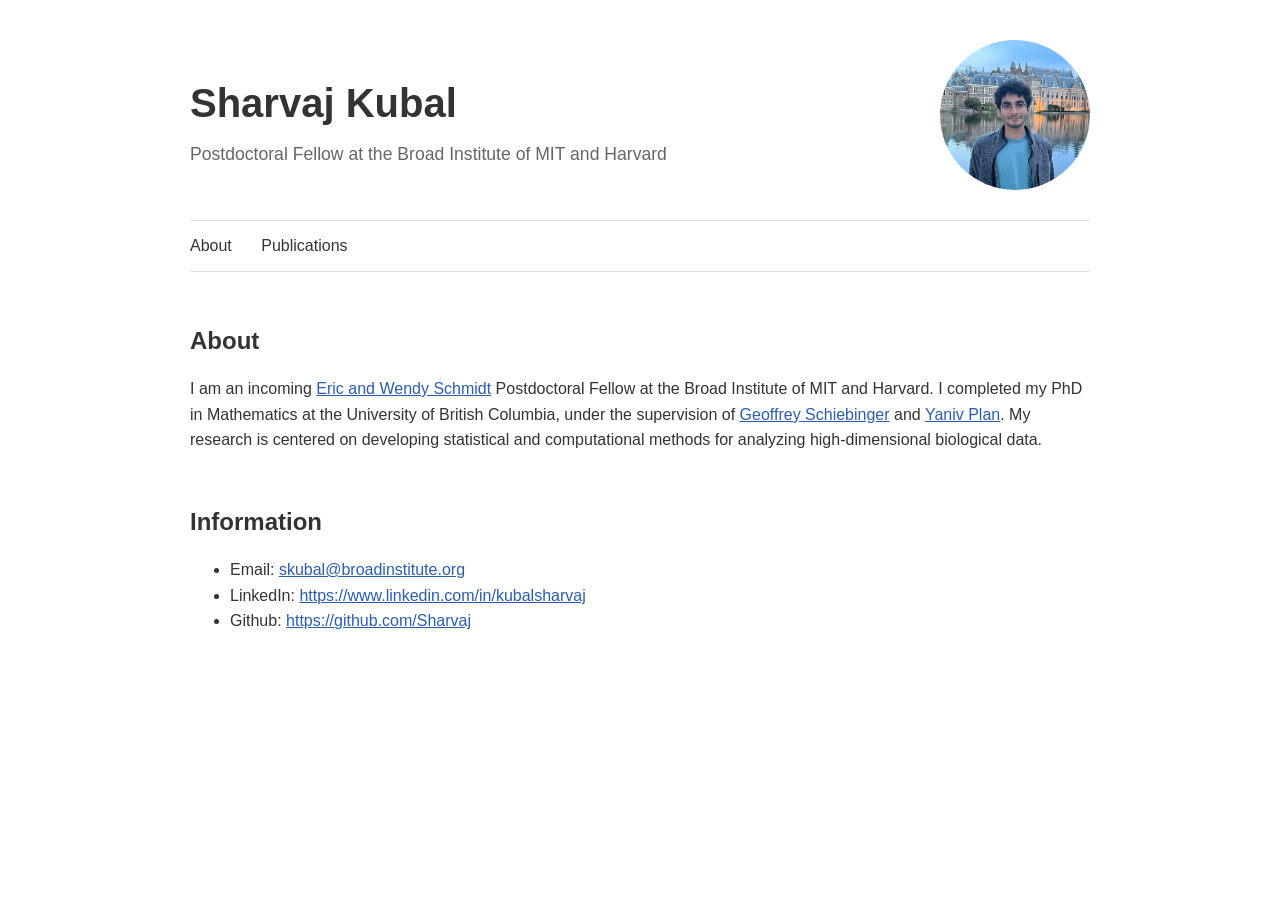
<file: index.html>
<!DOCTYPE html>
<html lang="en">
<head>
    <meta charset="UTF-8">
    <meta name="viewport" content="width=device-width, initial-scale=1.0">
    <title>Sharvaj Kubal</title>
    <link rel="stylesheet" href="style.css">
</head>

<body>

    <header class="profile">
        <div class="profile-info">
            <h1>Sharvaj Kubal</h1>
            <p>Postdoctoral Fellow at the Broad Institute of MIT and Harvard</p>
        </div>

        <img src="photo-sharvaj-hague.jpeg"
            alt="Sharvaj Kubal"
            class="profile-photo">
    </header>

    <nav>
        <a href="#about">About</a>
        <!-- <a href="#research">Research</a> -->
        <a href="publications.html">Publications</a>
        <!-- <a href="#contact">Contact</a> -->
        <!-- <a href="cv.pdf">CV</a> -->
    </nav>

    <main>

        <section id="about">
            <h2>About</h2>
            <p>
                I am an incoming <a href="https://www.broadinstitute.org/ewsc" target="_blank" rel="noopener noreferrer">Eric and Wendy Schmidt</a> Postdoctoral Fellow at the Broad Institute of MIT and Harvard. I completed my PhD in Mathematics at the University of British Columbia, under the supervision of <a href="https://www.math.ubc.ca/~geoff/" target="_blank" rel="noopener noreferrer">Geoffrey Schiebinger</a> and <a href="https://www.yanivplan.com/" target="_blank" rel="noopener noreferrer">Yaniv Plan</a>. My research is centered on developing statistical and
                computational methods for analyzing high-dimensional
                biological data.
            </p>
        </section>


        <section id="information">
            <h2>Information</h2>
            <ul>
        <li>Email: <a href="mailto:skubal@broadinstitute.org">skubal@broadinstitute.org</a>
        </li>
        <li>LinkedIn: <a href="https://www.linkedin.com/in/kubalsharvaj" target="_blank" rel="noopener noreferrer">https://www.linkedin.com/in/kubalsharvaj</a></li>
        <li>Github: <a href="https://github.com/Sharvaj" target="_blank" rel="noopener noreferrer">https://github.com/Sharvaj</a></li>
        </ul></div>
        </section>

    </main>

</body>
</html>
</file>
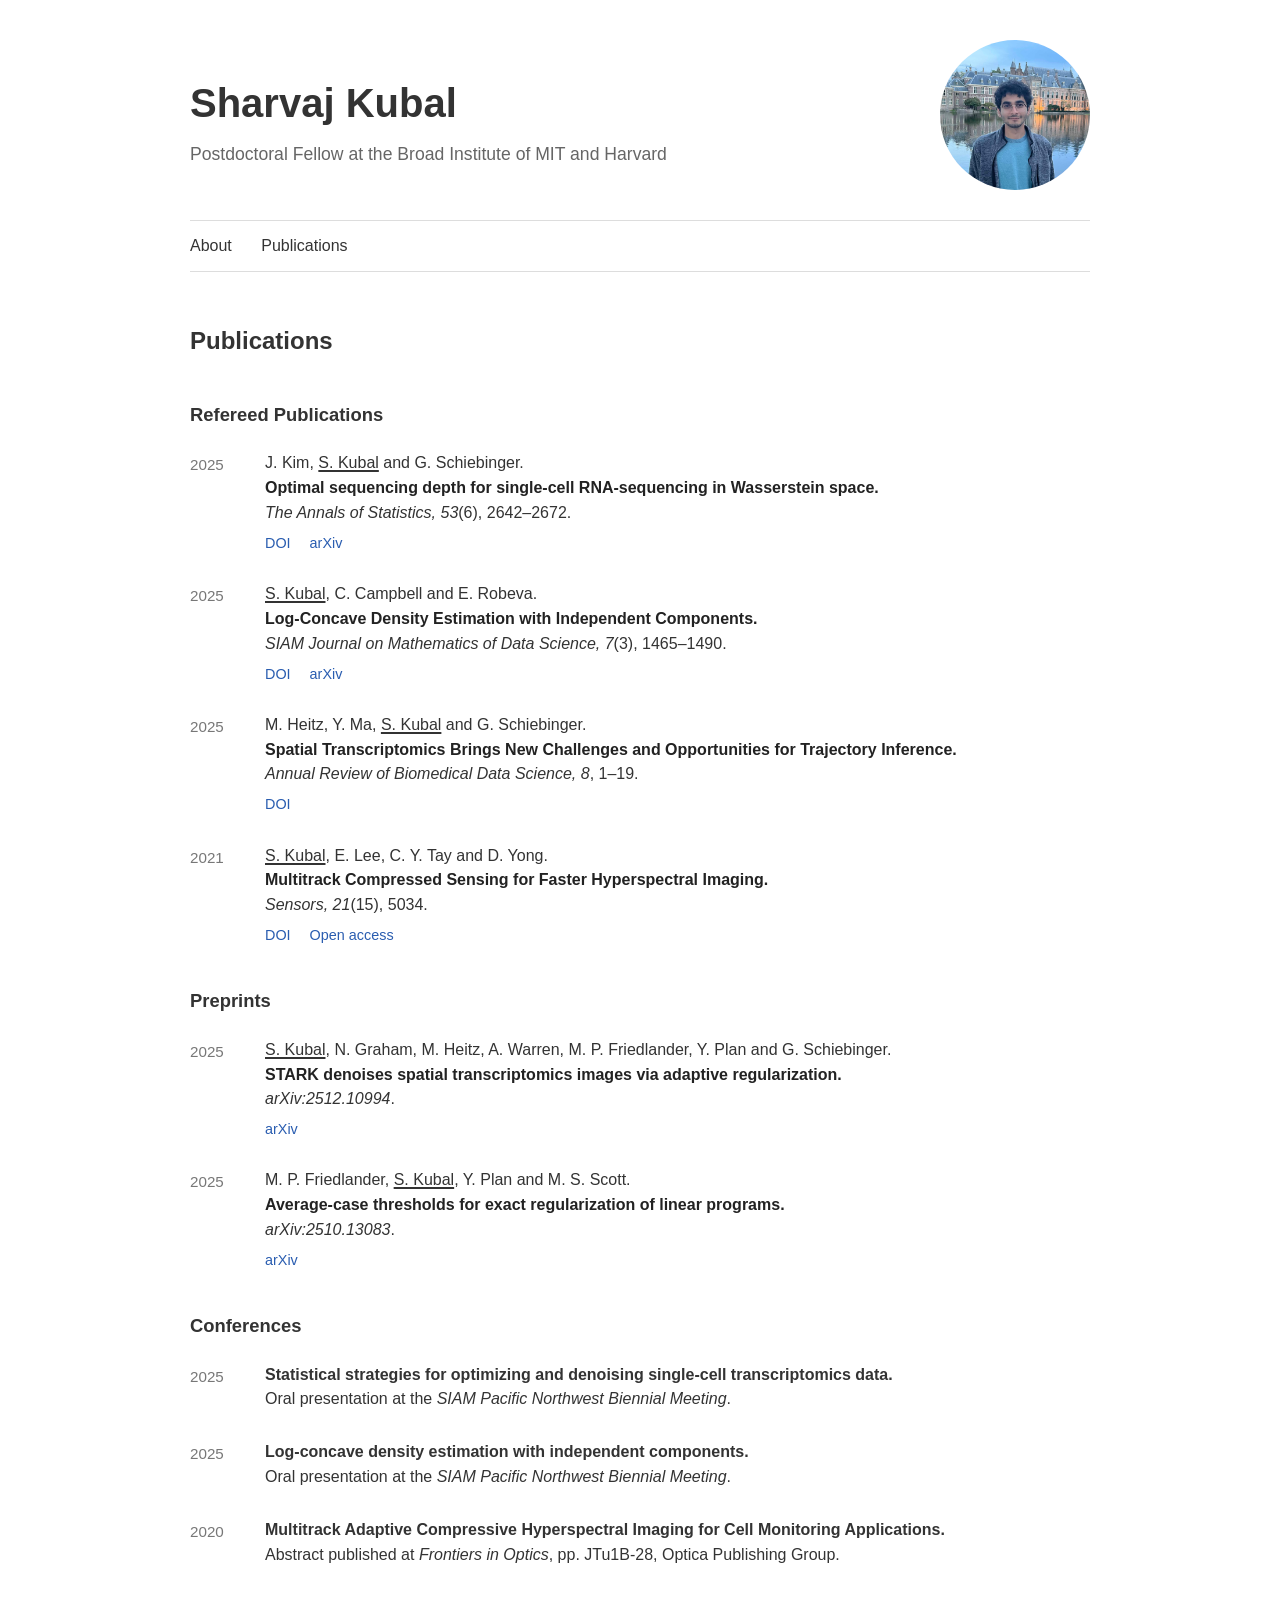
<file: publications.html>
<!DOCTYPE html>
<html lang="en">
<head>
    <meta charset="UTF-8">
    <meta name="viewport" content="width=device-width, initial-scale=1.0">

    <title>Publications | Sharvaj Kubal</title>

    <link rel="stylesheet" href="style.css">
</head>

<body>

    <header class="profile">
        <div class="profile-info">
            <h1>Sharvaj Kubal</h1>
            <p>Postdoctoral Fellow at the Broad Institute of MIT and Harvard</p>
        </div>

        <img src="photo-sharvaj-hague.jpeg"
            alt="Sharvaj Kubal"
            class="profile-photo">
    </header>

    <nav>
        <a href="index.html">About</a>
        <a href="publications.html">Publications</a>
        <!-- <a href="cv.pdf">CV</a> -->
    </nav>


    <main>

        <h2>Publications</h2>


        <h3>Refereed Publications</h3>


        <div class="publication">
            <div class="publication-year">2025</div>

            <div class="publication-content">
                J. Kim, <span class="me">S. Kubal</span> and G. Schiebinger.
                <br>

                <a class="publication-title"
                   href="https://doi.org/10.1214/25-AOS2558">
                    Optimal sequencing depth for single-cell RNA-sequencing
                    in Wasserstein space.
                </a>

                <br>

                <em>The Annals of Statistics, 53</em>(6), 2642–2672.

                <div class="publication-links">
                    <a href="https://doi.org/10.1214/25-AOS2558">DOI</a>
                    <a href="https://arxiv.org/abs/2409.14326">arXiv</a>
                </div>
            </div>
        </div>


        <div class="publication">
            <div class="publication-year">2025</div>

            <div class="publication-content">
                <span class="me">S. Kubal</span>, C. Campbell and E. Robeva.
                <br>

                <a class="publication-title"
                   href="https://doi.org/10.1137/24M1646947">
                    Log-Concave Density Estimation with Independent Components.
                </a>

                <br>

                <em>SIAM Journal on Mathematics of Data Science, 7</em>(3),
                1465–1490.

                <div class="publication-links">
                    <a href="https://doi.org/10.1137/24M1646947">DOI</a>
                    <a href="https://arxiv.org/abs/2401.01500">arXiv</a>
                </div>
            </div>
        </div>


        <div class="publication">
            <div class="publication-year">2025</div>

            <div class="publication-content">
                M. Heitz, Y. Ma, <span class="me">S. Kubal</span>
                and G. Schiebinger.
                <br>

                <a class="publication-title"
                   href="https://doi.org/10.1146/annurev-biodatasci-040324-030052">
                    Spatial Transcriptomics Brings New Challenges and
                    Opportunities for Trajectory Inference.
                </a>

                <br>

                <em>Annual Review of Biomedical Data Science, 8</em>, 1–19.

                <div class="publication-links">
                    <a href="https://doi.org/10.1146/annurev-biodatasci-040324-030052">
                        DOI
                    </a>
                </div>
            </div>
        </div>


        <div class="publication">
            <div class="publication-year">2021</div>

            <div class="publication-content">
                <span class="me">S. Kubal</span>, E. Lee, C. Y. Tay
                and D. Yong.
                <br>

                <a class="publication-title"
                   href="https://doi.org/10.3390/s21155034">
                    Multitrack Compressed Sensing for Faster Hyperspectral Imaging.
                </a>

                <br>

                <em>Sensors, 21</em>(15), 5034.

                <div class="publication-links">
                    <a href="https://doi.org/10.3390/s21155034">DOI</a>
                    <a href="https://pmc.ncbi.nlm.nih.gov/articles/PMC8348118/">
                        Open access
                    </a>
                </div>
            </div>
        </div>


        <h3>Preprints</h3>


        <div class="publication">
            <div class="publication-year">2025</div>

            <div class="publication-content">
                <span class="me">S. Kubal</span>, N. Graham, M. Heitz,
                A. Warren, M. P. Friedlander, Y. Plan and G. Schiebinger.
                <br>

                <a class="publication-title"
                   href="https://arxiv.org/abs/2512.10994">
                    STARK denoises spatial transcriptomics images via
                    adaptive regularization.
                </a>

                <br>

                <em>arXiv:2512.10994</em>.

                <div class="publication-links">
                    <a href="https://arxiv.org/abs/2512.10994">arXiv</a>
                </div>
            </div>
        </div>


        <div class="publication">
            <div class="publication-year">2025</div>

            <div class="publication-content">
                M. P. Friedlander, <span class="me">S. Kubal</span>,
                Y. Plan and M. S. Scott.
                <br>

                <a class="publication-title"
                   href="https://arxiv.org/abs/2510.13083">
                    Average-case thresholds for exact regularization
                    of linear programs.
                </a>

                <br>

                <em>arXiv:2510.13083</em>.

                <div class="publication-links">
                    <a href="https://arxiv.org/abs/2510.13083">arXiv</a>
                </div>
            </div>
        </div>


        <h3>Conferences</h3>


        <div class="conference">
            <div class="publication-year">2025</div>

            <div class="publication-content">
                <strong>
                    Statistical strategies for optimizing and denoising
                    single-cell transcriptomics data.
                </strong>
                <br>
                Oral presentation at the
                <em>SIAM Pacific Northwest Biennial Meeting</em>.
            </div>
        </div>


        <div class="conference">
            <div class="publication-year">2025</div>

            <div class="publication-content">
                <strong>
                    Log-concave density estimation with independent components.
                </strong>
                <br>
                Oral presentation at the
                <em>SIAM Pacific Northwest Biennial Meeting</em>.
            </div>
        </div>


        <div class="conference">
            <div class="publication-year">2020</div>

            <div class="publication-content">
                <strong>
                    Multitrack Adaptive Compressive Hyperspectral Imaging
                    for Cell Monitoring Applications.
                </strong>
                <br>
                Abstract published at <em>Frontiers in Optics</em>,
                pp. JTu1B-28, Optica Publishing Group.
            </div>
        </div>

    </main>

</body>
</html>
</file>
<file: style.css>
body {
    font-family: -apple-system, BlinkMacSystemFont, "Segoe UI", sans-serif;
    max-width: 900px;
    margin: 0 auto;
    padding: 40px 30px;
    line-height: 1.6;
    color: #333;
}

header {
    margin-bottom: 30px;
}

h1 {
    font-size: 2.5rem;
    margin-bottom: 5px;
}

header p {
    font-size: 1.1rem;
    color: #666;
}

nav {
    border-top: 1px solid #ddd;
    border-bottom: 1px solid #ddd;
    padding: 12px 0;
    margin-bottom: 50px;
}

nav a {
    margin-right: 25px;
    color: #333;
    text-decoration: none;
}

nav a:hover {
    text-decoration: underline;
}

section {
    margin-bottom: 50px;
}

h2 {
    font-size: 1.5rem;
    margin-bottom: 15px;
}

a {
    color: #2a5db0;
}

@media (max-width: 600px) {
    body {
        padding: 25px 20px;
    }

    nav a {
        display: inline-block;
        margin-bottom: 5px;
    }
}

.publication,
.conference {
    display: grid;
    grid-template-columns: 55px 1fr;
    column-gap: 20px;
    margin-bottom: 28px;
}

.publication-year {
    color: #777;
    font-size: 0.95rem;
    padding-top: 2px;
}

.publication-content {
    line-height: 1.55;
}

.publication-title {
    color: #222;
    text-decoration: none;
    font-weight: 600;
}

.publication-title:hover {
    text-decoration: underline;
}

.me {
    text-decoration: underline;
    text-decoration-thickness: 2px;
    text-underline-offset: 2px;
}

.publication-links {
    margin-top: 6px;
    font-size: 0.9rem;
}

.publication-links a {
    margin-right: 15px;
    text-decoration: none;
}

.publication-links a:hover {
    text-decoration: underline;
}

h3 {
    font-size: 1.15rem;
    margin-top: 40px;
    margin-bottom: 22px;
}

@media (max-width: 600px) {
    .publication,
    .conference {
        grid-template-columns: 1fr;
        row-gap: 3px;
    }

    .publication-year {
        font-size: 0.85rem;
    }
}

.profile {
    display: flex;
    justify-content: space-between;
    align-items: center;
    margin-bottom: 30px;
}

.profile-info {
    max-width: 650px;
}

.profile-info h1 {
    margin-bottom: 5px;
}

.profile-info p {
    margin-top: 0;
    color: #666;
}

.profile-photo {
    width: 150px;
    height: 150px;
    object-fit: cover;
    border-radius: 50%;
    flex-shrink: 0;
}

@media (max-width: 600px) {
    .profile {
        align-items: flex-start;
    }

    .profile-info {
        padding-right: 20px;
    }

    .profile-photo {
        width: 100px;
        height: 100px;
    }
}
</file>
